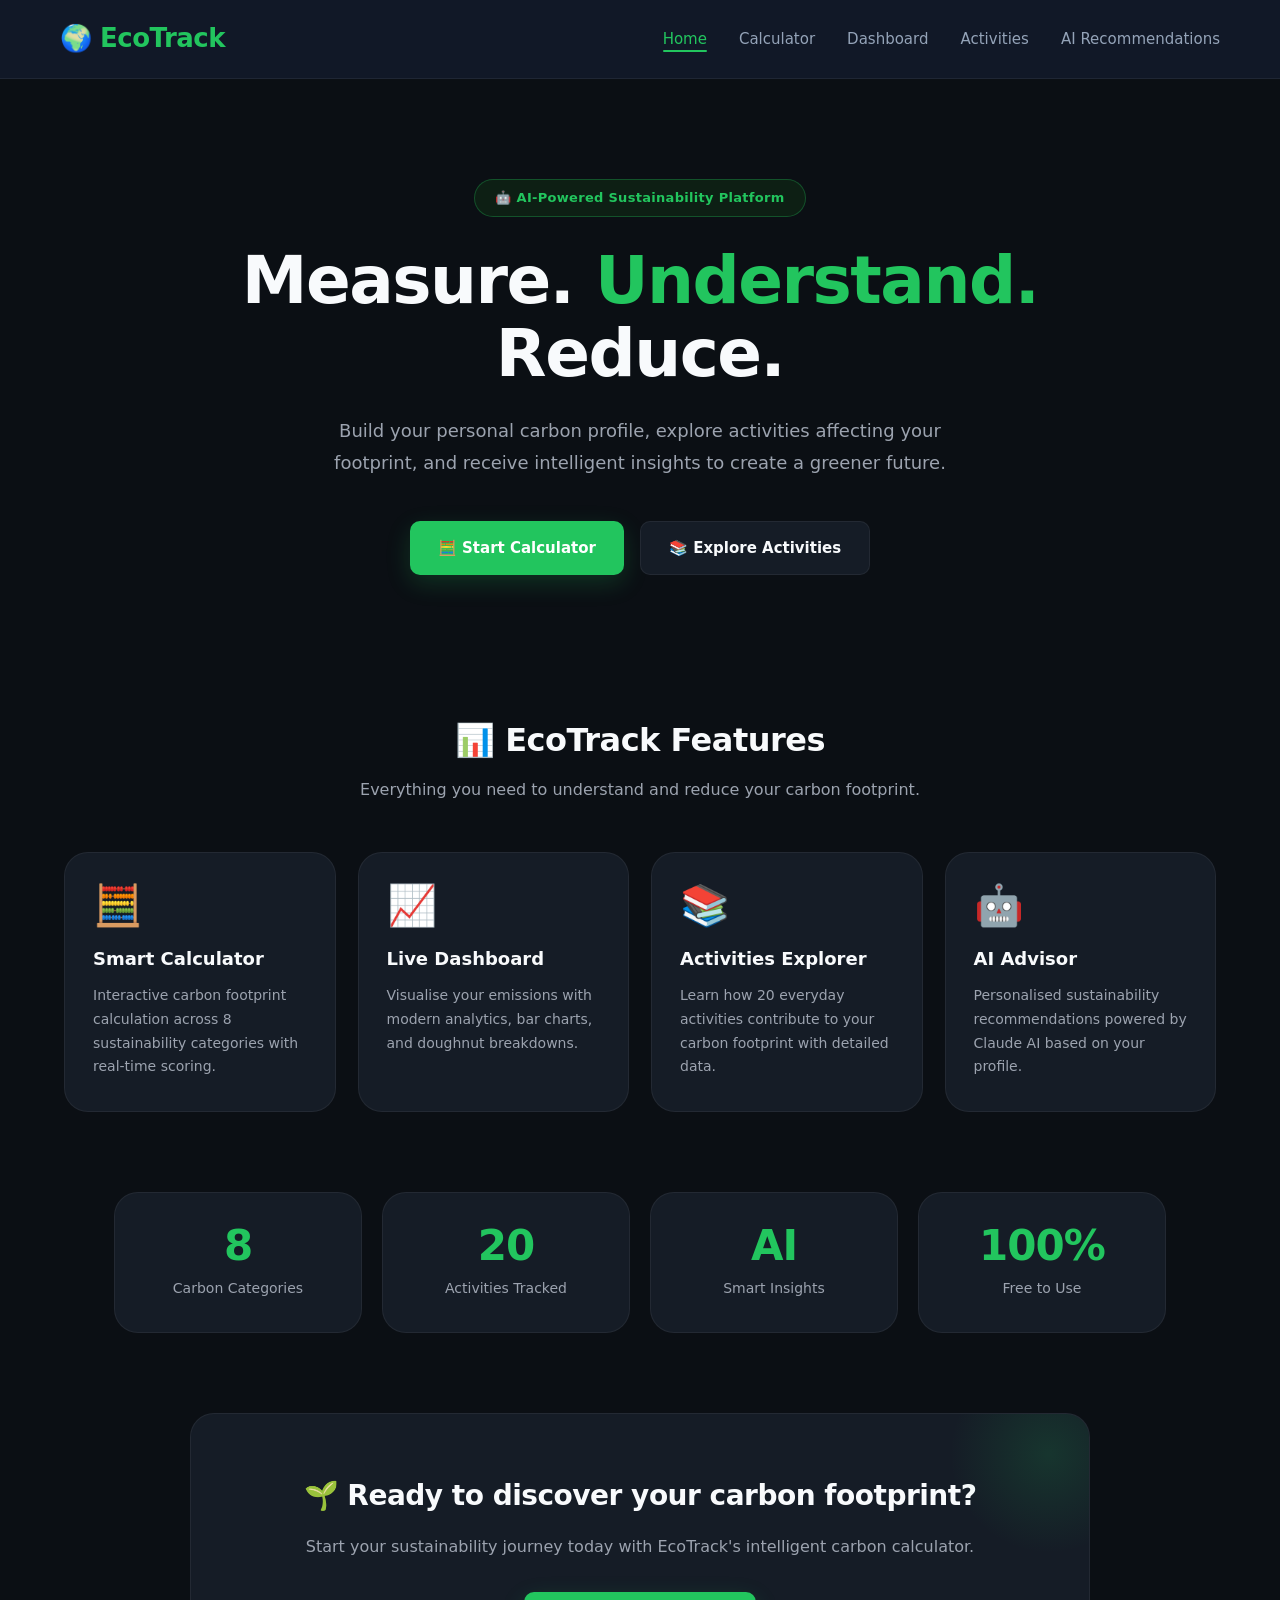
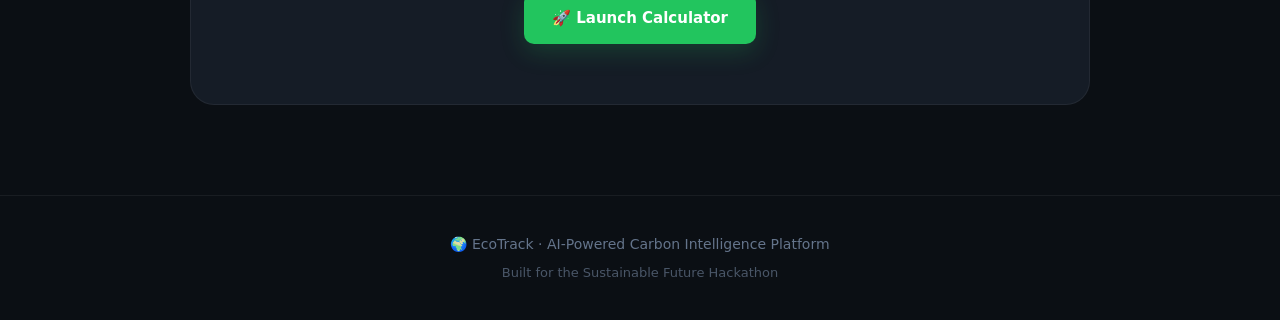
<file: index.html>
<!DOCTYPE html>
<html lang="en">
<head>
  <meta charset="UTF-8" />
  <meta name="viewport" content="width=device-width, initial-scale=1.0"/>
  <meta name="description" content="EcoTrack — AI-powered carbon footprint tracker. Measure, understand, and reduce your environmental impact."/>
  <title>EcoTrack — Carbon Intelligence Platform</title>
  <link rel="stylesheet" href="css/home.css">
</head>
<body>

<a href="#main-content" class="skip-link">Skip to main content</a>

<nav class="navbar" role="navigation" aria-label="Main navigation">
  <div class="logo" aria-label="EcoTrack home">🌍 <span>EcoTrack</span></div>
  <button class="nav-toggle" id="navToggle"
          aria-label="Toggle navigation menu"
          aria-expanded="false"
          aria-controls="navMenu">☰</button>
  <ul class="nav-links" id="navMenu" role="list">
    <li role="listitem"><a class="active" href="index.html" aria-current="page">Home</a></li>
    <li role="listitem"><a href="calculator.html">Calculator</a></li>
    <li role="listitem"><a href="dashboard.html">Dashboard</a></li>
    <li role="listitem"><a href="activities.html">Activities</a></li>
    <li role="listitem"><a href="recommendation.html">AI Recommendations</a></li>
  </ul>
</nav>

<main id="main-content">

  <section class="hero" aria-labelledby="hero-heading">
    <div class="hero-badge" role="note">🤖 AI-Powered Sustainability Platform</div>
    <h1 id="hero-heading">Measure. <span>Understand.</span> Reduce.</h1>
    <p>Build your personal carbon profile, explore activities affecting your footprint,
       and receive intelligent insights to create a greener future.</p>
    <div class="hero-buttons">
      <a href="calculator.html" class="btn btn-primary"
         aria-label="Start the carbon footprint calculator">🧮 Start Calculator</a>
      <a href="activities.html" class="btn btn-secondary"
         aria-label="Explore carbon activities and their impact">📚 Explore Activities</a>
    </div>
  </section>

  <section class="features" aria-labelledby="features-heading">
    <div class="section-title">
      <h2 id="features-heading">📊 EcoTrack Features</h2>
      <p>Everything you need to understand and reduce your carbon footprint.</p>
    </div>
    <div class="feature-grid" role="list">

      <a href="calculator.html" class="feature-card" role="listitem"
         aria-label="Smart Calculator — interactive carbon footprint calculator">
        <div class="feature-icon" aria-hidden="true">🧮</div>
        <h3>Smart Calculator</h3>
        <p>Interactive carbon footprint calculation across 8 sustainability categories with real-time scoring.</p>
      </a>

      <a href="dashboard.html" class="feature-card" role="listitem"
         aria-label="Live Dashboard — visualise your emissions with analytics">
        <div class="feature-icon" aria-hidden="true">📈</div>
        <h3>Live Dashboard</h3>
        <p>Visualise your emissions with modern analytics, bar charts, and doughnut breakdowns.</p>
      </a>

      <a href="activities.html" class="feature-card" role="listitem"
         aria-label="Activities Explorer — learn how 20 everyday activities affect your footprint">
        <div class="feature-icon" aria-hidden="true">📚</div>
        <h3>Activities Explorer</h3>
        <p>Learn how 20 everyday activities contribute to your carbon footprint with detailed data.</p>
      </a>

      <a href="recommendation.html" class="feature-card" role="listitem"
         aria-label="AI Advisor — personalised sustainability recommendations">
        <div class="feature-icon" aria-hidden="true">🤖</div>
        <h3>AI Advisor</h3>
        <p>Personalised sustainability recommendations powered by Claude AI based on your profile.</p>
      </a>

    </div>
  </section>

  <section class="stats" aria-labelledby="stats-heading">
    <h2 id="stats-heading" class="sr-only">Platform Statistics</h2>
    <div class="stat-card">
      <h3>8</h3><p>Carbon Categories</p>
    </div>
    <div class="stat-card">
      <h3>20</h3><p>Activities Tracked</p>
    </div>
    <div class="stat-card">
      <h3>AI</h3><p>Smart Insights</p>
    </div>
    <div class="stat-card">
      <h3>100%</h3><p>Free to Use</p>
    </div>
  </section>

  <section class="cta-banner" aria-labelledby="cta-heading">
    <h2 id="cta-heading">🌱 Ready to discover your carbon footprint?</h2>
    <p>Start your sustainability journey today with EcoTrack's intelligent carbon calculator.</p>
    <a href="calculator.html" class="btn btn-primary"
       aria-label="Launch the EcoTrack carbon calculator">🚀 Launch Calculator</a>
  </section>

</main>

<footer class="footer" role="contentinfo">
  <p>🌍 EcoTrack · AI-Powered Carbon Intelligence Platform</p>
  <span>Built for the Sustainable Future Hackathon</span>
</footer>

<script>
  document.getElementById("navToggle")?.addEventListener("click", function () {
    const menu = document.getElementById("navMenu");
    if (!menu) return;
    const open = menu.classList.toggle("open");
    this.setAttribute("aria-expanded", String(open));
  });
</script>

</body>
</html>
</file>
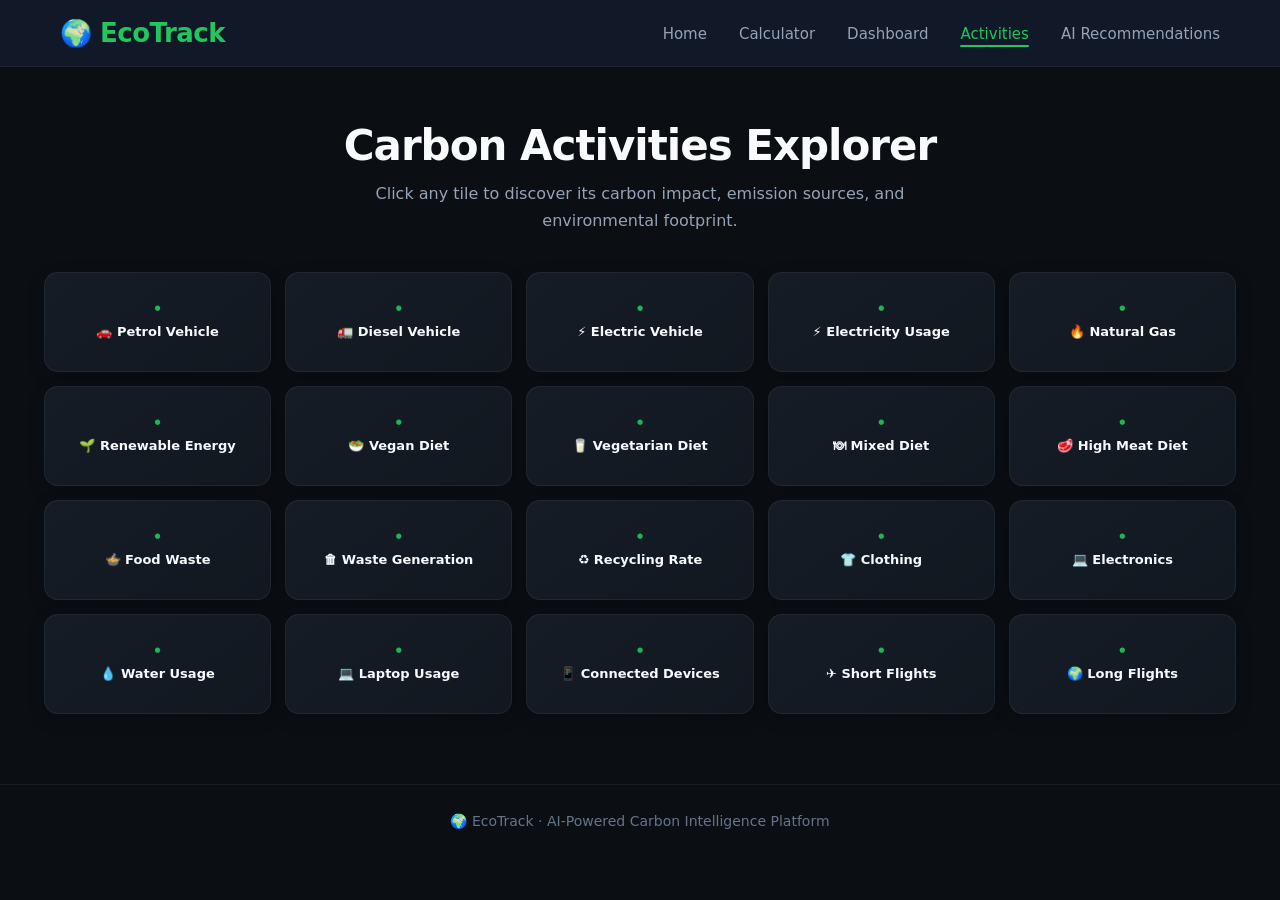
<file: activities.html>
<!DOCTYPE html>
<html lang="en">
<head>
  <meta charset="UTF-8" />
  <meta name="viewport" content="width=device-width, initial-scale=1.0"/>
  <meta name="description" content="EcoTrack Activities Explorer — learn how 20 everyday activities affect your carbon footprint."/>
  <title>EcoTrack — Activities Explorer</title>
  <link rel="stylesheet" href="css/activities.css">
</head>
<body>

<a href="#main-content" class="skip-link">Skip to main content</a>

<nav class="navbar" role="navigation" aria-label="Main navigation">
  <div class="logo" aria-label="EcoTrack home">🌍 <span>EcoTrack</span></div>
  <button class="nav-toggle" id="navToggle"
          aria-label="Toggle navigation menu"
          aria-expanded="false"
          aria-controls="navMenu">☰</button>
  <ul class="nav-links" id="navMenu" role="list">
    <li role="listitem"><a href="index.html">Home</a></li>
    <li role="listitem"><a href="calculator.html">Calculator</a></li>
    <li role="listitem"><a href="dashboard.html">Dashboard</a></li>
    <li role="listitem"><a class="active" href="activities.html" aria-current="page">Activities</a></li>
    <li role="listitem"><a href="recommendation.html">AI Recommendations</a></li>
  </ul>
</nav>

<main id="main-content">
  <div class="container">
    <h1>Carbon Activities Explorer</h1>
    <p class="subtitle">
      Click any tile to discover its carbon impact, emission sources, and environmental footprint.
    </p>

    <div class="activity-grid" role="list" aria-label="Carbon activity tiles — click to learn more">
      <div class="activity-tile" data-category="petrol"               role="listitem"><div class="activity-front">🚗 Petrol Vehicle</div></div>
      <div class="activity-tile" data-category="diesel"               role="listitem"><div class="activity-front">🚛 Diesel Vehicle</div></div>
      <div class="activity-tile" data-category="electric"             role="listitem"><div class="activity-front">⚡ Electric Vehicle</div></div>
      <div class="activity-tile" data-category="electricityUsage"     role="listitem"><div class="activity-front">⚡ Electricity Usage</div></div>
      <div class="activity-tile" data-category="naturalGasUsage"      role="listitem"><div class="activity-front">🔥 Natural Gas</div></div>
      <div class="activity-tile" data-category="renewableEnergy"      role="listitem"><div class="activity-front">🌱 Renewable Energy</div></div>
      <div class="activity-tile" data-category="vegan"                role="listitem"><div class="activity-front">🥗 Vegan Diet</div></div>
      <div class="activity-tile" data-category="vegetarian"           role="listitem"><div class="activity-front">🥛 Vegetarian Diet</div></div>
      <div class="activity-tile" data-category="mixed"                role="listitem"><div class="activity-front">🍽 Mixed Diet</div></div>
      <div class="activity-tile" data-category="highMeat"             role="listitem"><div class="activity-front">🥩 High Meat Diet</div></div>
      <div class="activity-tile" data-category="foodWaste"            role="listitem"><div class="activity-front">🍲 Food Waste</div></div>
      <div class="activity-tile" data-category="wasteGenerated"       role="listitem"><div class="activity-front">🗑 Waste Generation</div></div>
      <div class="activity-tile" data-category="recyclingRate"        role="listitem"><div class="activity-front">♻ Recycling Rate</div></div>
      <div class="activity-tile" data-category="clothingPurchases"    role="listitem"><div class="activity-front">👕 Clothing</div></div>
      <div class="activity-tile" data-category="electronicsPurchases" role="listitem"><div class="activity-front">💻 Electronics</div></div>
      <div class="activity-tile" data-category="waterUsage"           role="listitem"><div class="activity-front">💧 Water Usage</div></div>
      <div class="activity-tile" data-category="laptopHours"          role="listitem"><div class="activity-front">💻 Laptop Usage</div></div>
      <div class="activity-tile" data-category="deviceCount"          role="listitem"><div class="activity-front">📱 Connected Devices</div></div>
      <div class="activity-tile" data-category="shortFlights"         role="listitem"><div class="activity-front">✈ Short Flights</div></div>
      <div class="activity-tile" data-category="longFlights"          role="listitem"><div class="activity-front">🌍 Long Flights</div></div>
    </div>

  </div>
</main>

<footer class="footer" role="contentinfo">
  <p>🌍 EcoTrack · AI-Powered Carbon Intelligence Platform</p>
</footer>

<script src="js/utils.js"></script>
<script src="js/activities.js"></script>
</body>
</html>
</file>
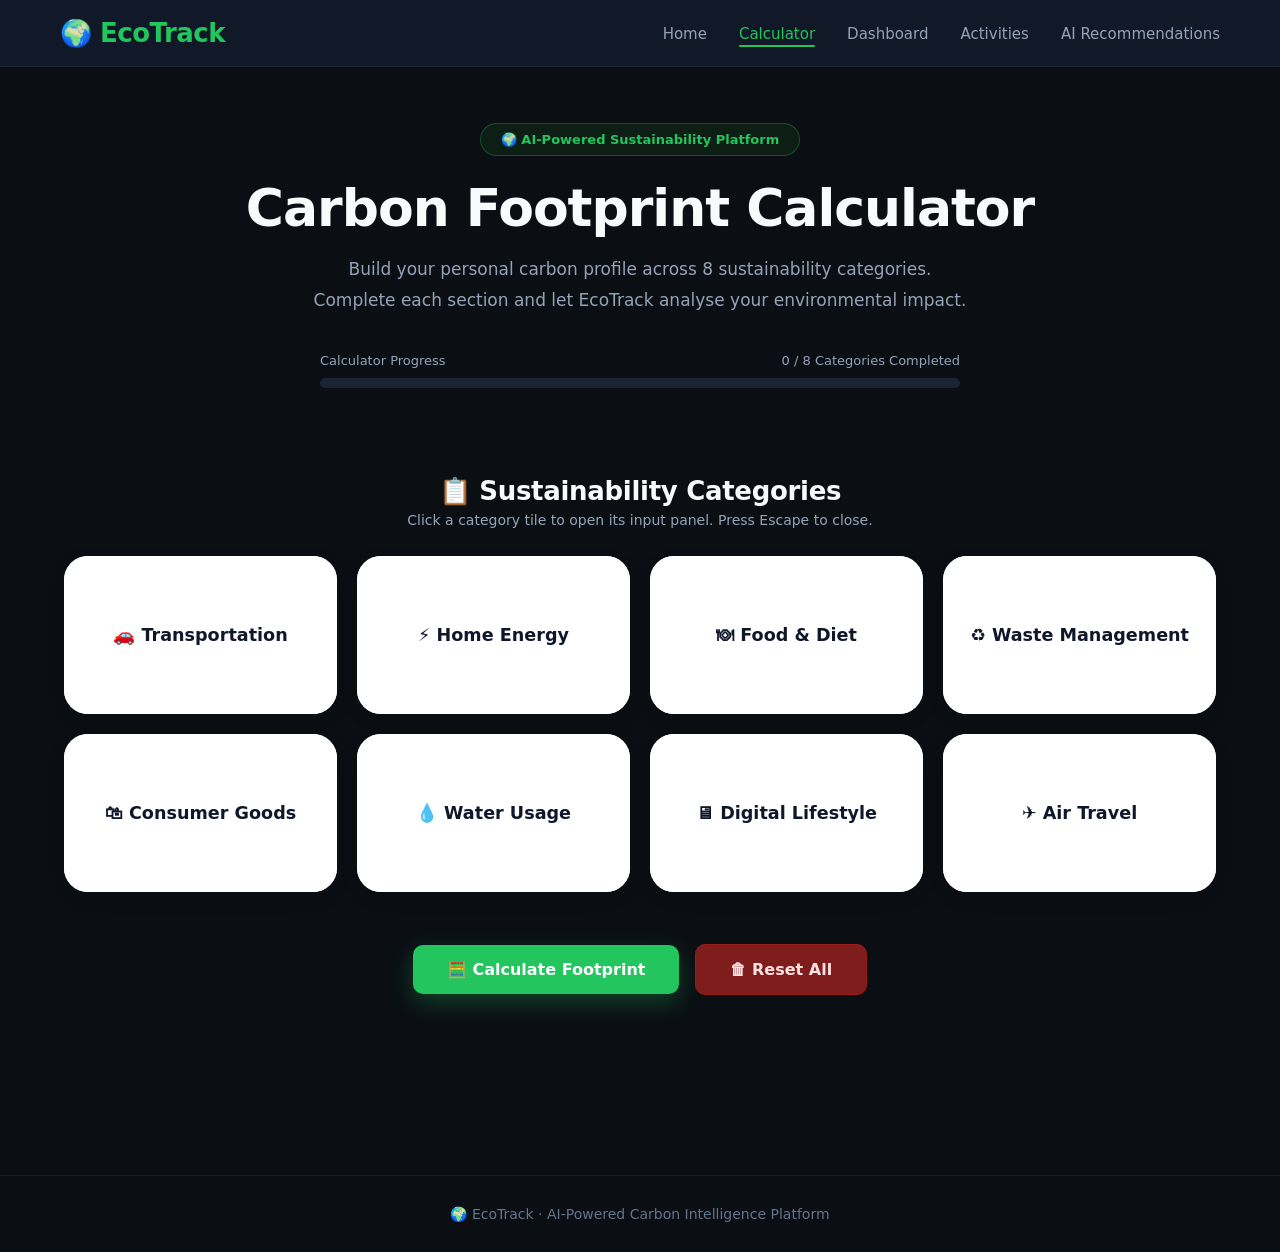
<file: calculator.html>
<!DOCTYPE html>
<html lang="en">
<head>
  <meta charset="UTF-8" />
  <meta name="viewport" content="width=device-width, initial-scale=1.0"/>
  <meta name="description" content="EcoTrack Carbon Footprint Calculator — track transport, energy, food, waste, and more across 8 categories."/>
  <title>EcoTrack — Calculator</title>
  <link rel="stylesheet" href="css/cal.css">
</head>
<body>

<a href="#main-content" class="skip-link">Skip to main content</a>

<nav class="navbar" role="navigation" aria-label="Main navigation">
  <div class="logo" aria-label="EcoTrack home">🌍 <span>EcoTrack</span></div>
  <button class="nav-toggle" id="navToggle" aria-label="Toggle navigation menu" aria-expanded="false" aria-controls="navMenu">☰</button>
  <ul class="nav-links" id="navMenu" role="list">
    <li role="listitem"><a href="index.html">Home</a></li>
    <li role="listitem"><a class="active" href="calculator.html" aria-current="page">Calculator</a></li>
    <li role="listitem"><a href="dashboard.html">Dashboard</a></li>
    <li role="listitem"><a href="activities.html">Activities</a></li>
    <li role="listitem"><a href="recommendation.html">AI Recommendations</a></li>
  </ul>
</nav>

<main id="main-content" class="container">

  <section class="calc-hero" aria-labelledby="calc-heading">
    <div class="calc-badge" role="note">🌍 AI-Powered Sustainability Platform</div>
    <h1 id="calc-heading">Carbon Footprint Calculator</h1>
    <p class="subtitle">
      Build your personal carbon profile across 8 sustainability categories.
      Complete each section and let EcoTrack analyse your environmental impact.
    </p>

    <div class="progress-wrapper"
         role="progressbar"
         aria-labelledby="progressText"
         aria-valuenow="0"
         aria-valuemin="0"
         aria-valuemax="100">
      <div class="progress-header">
        <span>Calculator Progress</span>
        <span id="progressText" aria-live="polite">0 / 8 Categories Completed</span>
      </div>
      <div class="progress-bar" aria-hidden="true">
        <div class="progress-fill" id="progressFill"></div>
      </div>
    </div>
  </section>

  <section class="calculator-section" aria-labelledby="categories-heading">
    <div class="section-header">
      <h2 id="categories-heading">📋 Sustainability Categories</h2>
      <p>Click a category tile to open its input panel. Press Escape to close.</p>
    </div>

    <div class="tiles-grid" role="list" aria-label="Carbon calculator categories">

      <div class="tile" data-category="transport"
           role="listitem" tabindex="0"
           aria-label="Transportation category — click to open">
        <div class="tile-front">
          <div class="tile-title">🚗 Transportation</div>
        </div>
        <div class="tile-back" aria-hidden="false">
          <div class="transport-form">
            <h2 id="transport-heading">🚗 Transportation</h2>
            <p class="form-sub">Monthly vehicle usage</p>

            <fieldset>
              <legend>Vehicle Type</legend>
              <div class="fuel-selector" role="group" aria-label="Select fuel type">
                <button type="button" class="fuel-pill" data-fuel="petrol"
                        aria-pressed="false">⛽ Petrol</button>
                <button type="button" class="fuel-pill" data-fuel="diesel"
                        aria-pressed="false">🚛 Diesel</button>
                <button type="button" class="fuel-pill" data-fuel="electric"
                        aria-pressed="false">⚡ Electric</button>
              </div>
            </fieldset>

            <label for="transportDistance">Distance (km / month)</label>
            <input type="number" id="transportDistance" name="transportDistance"
                   min="0" step="1" placeholder="e.g. 1200"
                   aria-describedby="dist-hint"/>
            <small id="dist-hint">Total kilometres driven per month</small>

            <label for="transportEfficiency">Efficiency (km/L or km/kWh)</label>
            <input type="number" id="transportEfficiency" name="transportEfficiency"
                   min="0.1" step="0.1" placeholder="e.g. 15"
                   aria-describedby="eff-hint"/>
            <small id="eff-hint">Fuel efficiency of your vehicle</small>

            <div class="actions">
              <button type="button" class="ok-btn transport-save"
                      aria-label="Save transportation data">✓ Save</button>
              <button type="button" class="clear-btn transport-clear"
                      aria-label="Clear transportation data">✕ Clear</button>
            </div>
          </div>
        </div>
      </div>

      <div class="tile" data-category="energy"
           role="listitem" tabindex="0"
           aria-label="Home energy category — click to open">
        <div class="tile-front">
          <div class="tile-title">⚡ Home Energy</div>
        </div>
        <div class="tile-back">
          <div class="tile-form" aria-labelledby="energy-heading">
            <h2 id="energy-heading">⚡ Home Energy</h2>
            <p class="form-sub">Monthly household energy usage</p>

            <label for="electricityUsage">Electricity Usage (kWh / month)</label>
            <input type="number" id="electricityUsage" name="electricityUsage"
                   min="0" placeholder="e.g. 450"/>

            <label for="naturalGasUsage">Natural Gas (m³ / month)</label>
            <input type="number" id="naturalGasUsage" name="naturalGasUsage"
                   min="0" placeholder="e.g. 25"/>

            <label for="renewableEnergy">Renewable Energy Share (%)</label>
            <input type="number" id="renewableEnergy" name="renewableEnergy"
                   min="0" max="100" placeholder="0 – 100"/>

            <div class="actions">
              <button type="button" class="ok-btn" aria-label="Save home energy data">✓ Save</button>
              <button type="button" class="clear-btn" aria-label="Clear home energy data">✕ Clear</button>
            </div>
          </div>
        </div>
      </div>

      <div class="tile" data-category="food"
           role="listitem" tabindex="0"
           aria-label="Food and diet category — click to open">
        <div class="tile-front">
          <div class="tile-title">🍽 Food & Diet</div>
        </div>
        <div class="tile-back">
          <div class="tile-form" aria-labelledby="food-heading">
            <h2 id="food-heading">🍽 Food & Diet</h2>
            <p class="form-sub">Your dietary carbon profile</p>

            <label for="dietType">Diet Type</label>
            <select id="dietType" name="dietType" aria-label="Select your diet type">
              <option value="">— Select Diet —</option>
              <option value="Vegan">🥗 Vegan</option>
              <option value="Vegetarian">🥛 Vegetarian</option>
              <option value="Mixed">🍽 Mixed</option>
              <option value="High Meat">🥩 High Meat</option>
            </select>

            <label for="foodWaste">Food Waste (kg / month)</label>
            <input type="number" id="foodWaste" name="foodWaste"
                   min="0" placeholder="e.g. 5"/>

            <div class="actions">
              <button type="button" class="ok-btn" aria-label="Save food and diet data">✓ Save</button>
              <button type="button" class="clear-btn" aria-label="Clear food and diet data">✕ Clear</button>
            </div>
          </div>
        </div>
      </div>

      <div class="tile" data-category="waste"
           role="listitem" tabindex="0"
           aria-label="Waste management category — click to open">
        <div class="tile-front">
          <div class="tile-title">♻ Waste Management</div>
        </div>
        <div class="tile-back">
          <div class="tile-form" aria-labelledby="waste-heading">
            <h2 id="waste-heading">♻ Waste Management</h2>
            <p class="form-sub">Monthly waste and recycling</p>

            <label for="wasteGenerated">Waste Generated (kg / month)</label>
            <input type="number" id="wasteGenerated" name="wasteGenerated"
                   min="0" placeholder="e.g. 20"/>

            <label for="recyclingRate">Recycling Rate (0 – 100 %)</label>
            <input type="number" id="recyclingRate" name="recyclingRate"
                   min="0" max="100" placeholder="e.g. 50"
                   aria-describedby="recycling-hint"/>
            <small id="recycling-hint">Percentage of your waste that is recycled</small>

            <div class="actions">
              <button type="button" class="ok-btn" aria-label="Save waste management data">✓ Save</button>
              <button type="button" class="clear-btn" aria-label="Clear waste management data">✕ Clear</button>
            </div>
          </div>
        </div>
      </div>

      <div class="tile" data-category="goods"
           role="listitem" tabindex="0"
           aria-label="Consumer goods category — click to open">
        <div class="tile-front">
          <div class="tile-title">🛍 Consumer Goods</div>
        </div>
        <div class="tile-back">
          <div class="tile-form" aria-labelledby="goods-heading">
            <h2 id="goods-heading">🛍 Consumer Goods</h2>
            <p class="form-sub">Clothing and electronics purchases</p>

            <label for="clothingPurchases">Clothing Items Bought (per month)</label>
            <input type="number" id="clothingPurchases" name="clothingPurchases"
                   min="0" placeholder="e.g. 3"/>

            <label for="electronicsPurchases">Electronics Purchased (per year)</label>
            <input type="number" id="electronicsPurchases" name="electronicsPurchases"
                   min="0" placeholder="e.g. 2"/>

            <div class="actions">
              <button type="button" class="ok-btn" aria-label="Save consumer goods data">✓ Save</button>
              <button type="button" class="clear-btn" aria-label="Clear consumer goods data">✕ Clear</button>
            </div>
          </div>
        </div>
      </div>

      <div class="tile" data-category="water"
           role="listitem" tabindex="0"
           aria-label="Water usage category — click to open">
        <div class="tile-front">
          <div class="tile-title">💧 Water Usage</div>
        </div>
        <div class="tile-back">
          <div class="tile-form" aria-labelledby="water-heading">
            <h2 id="water-heading">💧 Water Usage</h2>
            <p class="form-sub">Monthly household water consumption</p>

            <label for="waterUsage">Water Consumption (litres / month)</label>
            <input type="number" id="waterUsage" name="waterUsage"
                   min="0" placeholder="e.g. 6000"/>

            <div class="actions">
              <button type="button" class="ok-btn" aria-label="Save water usage data">✓ Save</button>
              <button type="button" class="clear-btn" aria-label="Clear water usage data">✕ Clear</button>
            </div>
          </div>
        </div>
      </div>

      <div class="tile" data-category="technology"
           role="listitem" tabindex="0"
           aria-label="Digital lifestyle category — click to open">
        <div class="tile-front">
          <div class="tile-title">🖥 Digital Lifestyle</div>
        </div>
        <div class="tile-back">
          <div class="tile-form" aria-labelledby="tech-heading">
            <h2 id="tech-heading">🖥 Digital Lifestyle</h2>
            <p class="form-sub">Screen time and connected devices</p>

            <label for="laptopHours">Laptop Usage (hours / day)</label>
            <input type="number" id="laptopHours" name="laptopHours"
                   min="0" max="24" step="0.5" placeholder="e.g. 8"/>

            <label for="deviceCount">Connected Devices (total count)</label>
            <input type="number" id="deviceCount" name="deviceCount"
                   min="0" placeholder="e.g. 5"/>

            <div class="actions">
              <button type="button" class="ok-btn" aria-label="Save digital lifestyle data">✓ Save</button>
              <button type="button" class="clear-btn" aria-label="Clear digital lifestyle data">✕ Clear</button>
            </div>
          </div>
        </div>
      </div>

      <div class="tile" data-category="aviation"
           role="listitem" tabindex="0"
           aria-label="Air travel category — click to open">
        <div class="tile-front">
          <div class="tile-title">✈ Air Travel</div>
        </div>
        <div class="tile-back">
          <div class="tile-form" aria-labelledby="aviation-heading">
            <h2 id="aviation-heading">✈ Air Travel</h2>
            <p class="form-sub">Annual flights taken</p>

            <label for="shortFlights">Short-Haul Flights per year (&lt; 6 hrs)</label>
            <input type="number" id="shortFlights" name="shortFlights"
                   min="0" placeholder="e.g. 4"/>

            <label for="longFlights">Long-Haul Flights per year (&gt; 6 hrs)</label>
            <input type="number" id="longFlights" name="longFlights"
                   min="0" placeholder="e.g. 2"/>

            <div class="actions">
              <button type="button" class="ok-btn" aria-label="Save air travel data">✓ Save</button>
              <button type="button" class="clear-btn" aria-label="Clear air travel data">✕ Clear</button>
            </div>
          </div>
        </div>
      </div>

    </div>
  </section>

  <section class="action-section" aria-label="Calculator actions">
    <div class="action-panel">
      <button id="calculateBtn" class="action-btn primary-btn"
              aria-label="Calculate your total carbon footprint">
        🧮 Calculate Footprint
      </button>
      <button id="dashboardBtn" class="action-btn secondary-btn hidden"
              aria-label="Open dashboard to see your results">
        📊 Open Dashboard
      </button>
      <button id="resetBtn" class="action-btn danger-btn"
              aria-label="Reset all calculator data">
        🗑 Reset All
      </button>
    </div>
  </section>

  <section class="results-section" aria-live="polite" aria-label="Calculation results">
    <div id="results" class="results-box hidden"></div>
  </section>

</main>

<footer class="footer" role="contentinfo">
  <p>🌍 EcoTrack · AI-Powered Carbon Intelligence Platform</p>
</footer>

<script src="js/utils.js"></script>
<script src="js/carbon-data.js"></script>
<script src="js/store.js"></script>
<script src="js/calculator.js"></script>
<script>
  document.getElementById("navToggle")?.addEventListener("click", function () {
    const menu = document.getElementById("navMenu");
    if (!menu) return;
    const open = menu.classList.toggle("open");
    this.setAttribute("aria-expanded", String(open));
  });
</script>
</body>
</html>
</file>
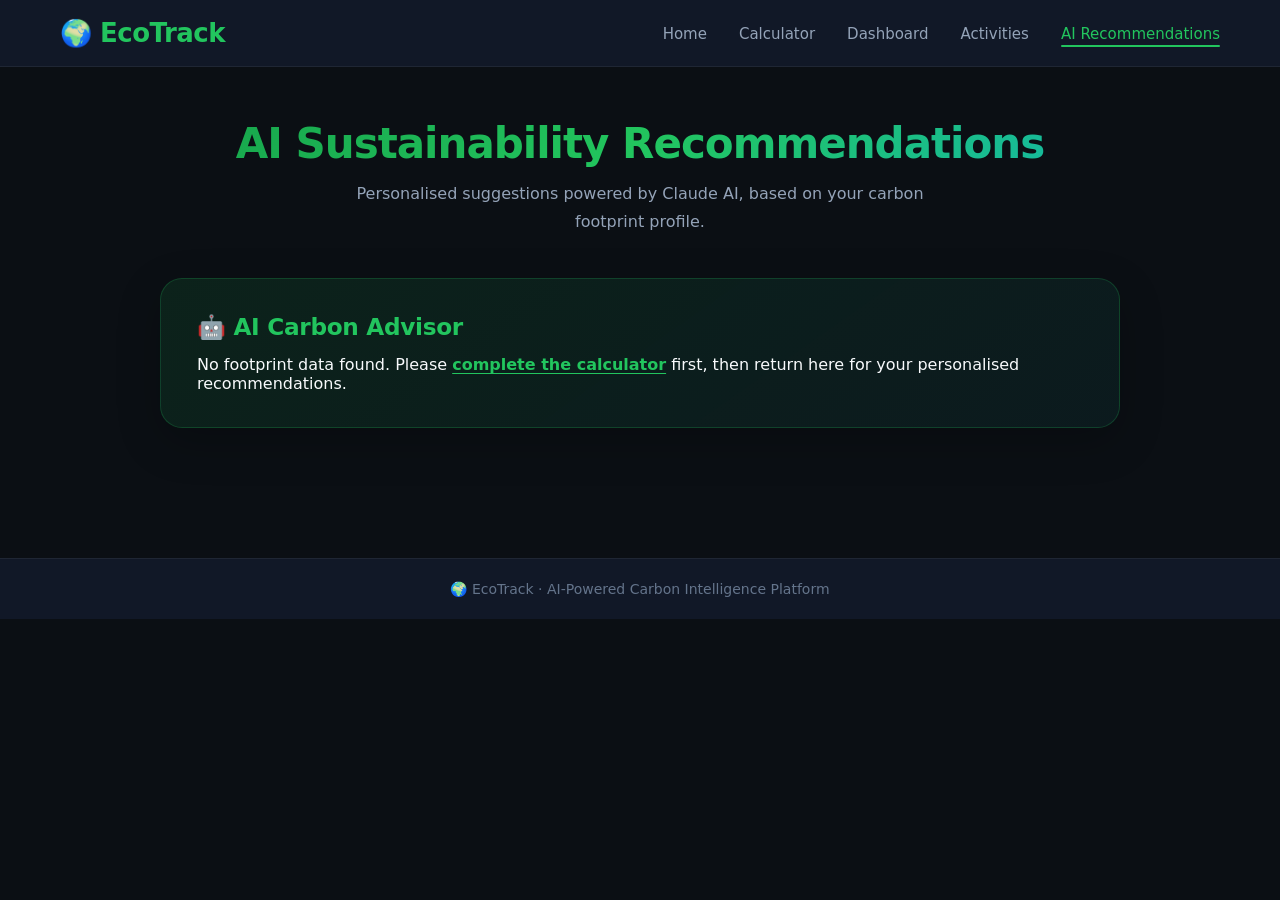
<file: recommendation.html>
<!DOCTYPE html>
<html lang="en">
<head>
  <meta charset="UTF-8" />
  <meta name="viewport" content="width=device-width, initial-scale=1.0"/>
  <meta name="description" content="EcoTrack AI Recommendations — personalised sustainability advice based on your carbon footprint profile."/>
  <title>EcoTrack — AI Recommendations</title>
  <link rel="stylesheet" href="css/recommendation.css">
</head>
<body>

<a href="#main-content" class="skip-link">Skip to main content</a>

<nav class="navbar" role="navigation" aria-label="Main navigation">
  <div class="logo" aria-label="EcoTrack home">🌍 <span>EcoTrack</span></div>
  <button class="nav-toggle" id="navToggle"
          aria-label="Toggle navigation menu"
          aria-expanded="false"
          aria-controls="navMenu">☰</button>
  <ul class="nav-links" id="navMenu" role="list">
    <li role="listitem"><a href="index.html">Home</a></li>
    <li role="listitem"><a href="calculator.html">Calculator</a></li>
    <li role="listitem"><a href="dashboard.html">Dashboard</a></li>
    <li role="listitem"><a href="activities.html">Activities</a></li>
    <li role="listitem"><a class="active" href="recommendation.html" aria-current="page">AI Recommendations</a></li>
  </ul>
</nav>

<main id="main-content" class="container">

  <header class="page-header" aria-labelledby="page-heading">
    <h1 id="page-heading">AI Sustainability Recommendations</h1>
    <p>Personalised suggestions powered by Claude AI, based on your carbon footprint profile.</p>
  </header>

  <div id="ai-output"
       class="ai-box"
       role="region"
       aria-live="polite"
       aria-label="AI recommendations output"></div>

</main>

<footer role="contentinfo">
  <p>🌍 EcoTrack · AI-Powered Carbon Intelligence Platform</p>
</footer>

<script src="js/utils.js"></script>
<script src="js/carbon-data.js"></script>
<script src="js/store.js"></script>
<script src="js/recommendation.js"></script>
</body>
</html>
</file>
<file: css/home.css>
*, *::before, *::after {
  margin: 0;
  padding: 0;
  box-sizing: border-box;
}

:root {
  --green:         #22c55e;
  --green-dark:    #16a34a;
  --green-deep:    #15803d;
  --green-glow:    rgba(34, 197, 94, 0.15);
  --green-border:  rgba(34, 197, 94, 0.3);

  --bg:            #0b0f14;
  --surface:       #111827;
  --surface-2:     #151c26;
  --surface-3:     #1a2332;

  --text:          #f8fafc;
  --text-muted:    #94a3b8;
  --text-sub:      #9ca3af;
  --text-dim:      #64748b;

  --border:        rgba(255, 255, 255, 0.06);
  --border-hover:  rgba(34, 197, 94, 0.35);

  --radius-sm:     10px;
  --radius:        16px;
  --radius-lg:     24px;

  --shadow-sm:     0 4px 12px rgba(0, 0, 0, 0.2);
  --shadow:        0 8px 24px rgba(0, 0, 0, 0.3);
  --shadow-green:  0 8px 24px rgba(34, 197, 94, 0.2);

  --transition:    0.25s ease;
  --transition-lg: 0.35s ease;
}


html {
  scroll-behavior: smooth;
  -webkit-text-size-adjust: 100%;
}

body {
  background: var(--bg);
  color: var(--text);
  font-family: Inter, system-ui, -apple-system, Arial, sans-serif;
  line-height: 1.6;
  -webkit-font-smoothing: antialiased;
  -moz-osx-font-smoothing: grayscale;
}


.skip-link {
  position: absolute;
  top: -100%;
  left: 20px;
  background: var(--green);
  color: #fff;
  padding: 10px 20px;
  border-radius: var(--radius-sm);
  font-weight: 700;
  font-size: 14px;
  z-index: 9999;
  text-decoration: none;
  transition: top 0.2s ease;
}
.skip-link:focus {
  top: 10px;
}


.sr-only {
  position: absolute;
  width: 1px;
  height: 1px;
  padding: 0;
  margin: -1px;
  overflow: hidden;
  clip: rect(0, 0, 0, 0);
  white-space: nowrap;
  border: 0;
}


.navbar {
  display: flex;
  justify-content: space-between;
  align-items: center;
  padding: 18px 60px;
  background: var(--surface);
  border-bottom: 1px solid var(--border);
  position: sticky;
  top: 0;
  z-index: 200;
  backdrop-filter: blur(10px);
}

.logo {
  font-size: 26px;
  font-weight: 800;
  color: var(--text);
  text-decoration: none;
  letter-spacing: -0.5px;
  user-select: none;
}
.logo span {
  color: var(--green);
}

.nav-links {
  display: flex;
  list-style: none;
  gap: 32px;
  align-items: center;
}
.nav-links a {
  text-decoration: none;
  color: var(--text-muted);
  font-weight: 500;
  font-size: 15px;
  transition: color var(--transition);
  position: relative;
  padding-bottom: 2px;
}
.nav-links a::after {
  content: "";
  position: absolute;
  left: 0;
  bottom: -2px;
  width: 0;
  height: 2px;
  background: var(--green);
  border-radius: 2px;
  transition: width var(--transition);
}
.nav-links a:hover,
.nav-links a.active {
  color: var(--green);
}
.nav-links a:hover::after,
.nav-links a.active::after {
  width: 100%;
}
.nav-links a:focus-visible {
  outline: 2px solid var(--green);
  outline-offset: 4px;
  border-radius: 4px;
}

.nav-toggle {
  display: none;
  background: none;
  border: 1px solid var(--border);
  color: var(--text);
  font-size: 20px;
  padding: 6px 13px;
  border-radius: 8px;
  cursor: pointer;
  transition: border-color var(--transition), background var(--transition);
}
.nav-toggle:hover {
  background: var(--surface-2);
  border-color: var(--border-hover);
}
.nav-toggle:focus-visible {
  outline: 2px solid var(--green);
  outline-offset: 3px;
}


.hero {
  max-width: 860px;
  margin: 0 auto;
  padding: 100px 24px 80px;
  text-align: center;
}

.hero-badge {
  display: inline-block;
  padding: 8px 20px;
  background: #0d1f14;
  border: 1px solid var(--green-border);
  border-radius: 30px;
  color: var(--green);
  font-size: 13px;
  font-weight: 600;
  letter-spacing: 0.3px;
  margin-bottom: 28px;
}

.hero h1 {
  font-size: clamp(36px, 6vw, 66px);
  font-weight: 800;
  line-height: 1.1;
  margin-bottom: 24px;
  letter-spacing: -1.5px;
  color: var(--text);
}
.hero h1 span {
  color: var(--green);
}

.hero > p {
  max-width: 620px;
  margin: 0 auto 42px;
  color: var(--text-sub);
  font-size: 18px;
  line-height: 1.8;
}

.hero-buttons {
  display: flex;
  justify-content: center;
  gap: 16px;
  flex-wrap: wrap;
}


.btn {
  display: inline-flex;
  align-items: center;
  gap: 8px;
  padding: 14px 28px;
  border-radius: var(--radius-sm);
  font-weight: 700;
  font-size: 15px;
  text-decoration: none;
  cursor: pointer;
  border: none;
  transition:
    background var(--transition),
    transform var(--transition),
    box-shadow var(--transition);
}
.btn:focus-visible {
  outline: 2px solid var(--green);
  outline-offset: 3px;
}

.btn-primary {
  background: var(--green);
  color: #fff;
  box-shadow: var(--shadow-green);
}
.btn-primary:hover {
  background: var(--green-dark);
  transform: translateY(-3px);
  box-shadow: 0 12px 32px rgba(34, 197, 94, 0.35);
}

.btn-secondary {
  background: var(--surface-2);
  color: var(--text);
  border: 1px solid var(--border);
}
.btn-secondary:hover {
  background: var(--surface-3);
  transform: translateY(-3px);
  border-color: var(--border-hover);
}


.features {
  max-width: 1200px;
  margin: 60px auto 80px;
  padding: 0 24px;
}

.section-title {
  text-align: center;
  margin-bottom: 50px;
}
.section-title h2 {
  font-size: clamp(22px, 3vw, 32px);
  font-weight: 800;
  margin-bottom: 10px;
  letter-spacing: -0.5px;
}
.section-title p {
  color: var(--text-sub);
  font-size: 16px;
}

.feature-grid {
  display: grid;
  grid-template-columns: repeat(auto-fit, minmax(240px, 1fr));
  gap: 22px;
}

.feature-card {
  background: var(--surface-2);
  padding: 32px 28px;
  border-radius: var(--radius-lg);
  border: 1px solid var(--border);
  text-decoration: none;
  color: var(--text);
  transition:
    transform var(--transition),
    border-color var(--transition),
    box-shadow var(--transition),
    background var(--transition);
  position: relative;
  overflow: hidden;
}
.feature-card::before {
  content: "";
  position: absolute;
  inset: 0;
  background: radial-gradient(
    circle at top left,
    var(--green-glow) 0%,
    transparent 70%
  );
  opacity: 0;
  transition: opacity var(--transition-lg);
}
.feature-card:hover {
  transform: translateY(-8px);
  border-color: var(--border-hover);
  box-shadow: 0 16px 40px rgba(34, 197, 94, 0.12);
}
.feature-card:hover::before {
  opacity: 1;
}
.feature-card:focus-visible {
  outline: 2px solid var(--green);
  outline-offset: 4px;
}

.feature-icon {
  font-size: 40px;
  margin-bottom: 20px;
  display: block;
  line-height: 1;
}
.feature-card h3 {
  font-size: 18px;
  font-weight: 700;
  margin-bottom: 10px;
}
.feature-card p {
  color: var(--text-sub);
  line-height: 1.7;
  font-size: 14px;
}


.stats {
  max-width: 1100px;
  margin: 0 auto 80px;
  display: grid;
  grid-template-columns: repeat(4, 1fr);
  gap: 20px;
  padding: 0 24px;
}

.stat-card {
  background: var(--surface-2);
  padding: 32px 20px;
  border-radius: var(--radius-lg);
  text-align: center;
  border: 1px solid var(--border);
  transition: transform var(--transition), border-color var(--transition);
}
.stat-card:hover {
  transform: translateY(-4px);
  border-color: var(--border-hover);
}
.stat-card h3 {
  color: var(--green);
  font-size: 42px;
  font-weight: 800;
  letter-spacing: -1px;
  line-height: 1;
  margin-bottom: 10px;
}
.stat-card p {
  color: var(--text-sub);
  font-size: 14px;
  font-weight: 500;
}


.cta-banner {
  max-width: 900px;
  margin: 0 auto 90px;
  background: var(--surface-2);
  padding: 60px 48px;
  border-radius: var(--radius-lg);
  text-align: center;
  border: 1px solid var(--border);
  position: relative;
  overflow: hidden;
}
.cta-banner::before {
  content: "";
  position: absolute;
  top: -60px;
  right: -60px;
  width: 200px;
  height: 200px;
  border-radius: 50%;
  background: radial-gradient(circle, var(--green-glow) 0%, transparent 70%);
  pointer-events: none;
}
.cta-banner h2 {
  font-size: clamp(20px, 3vw, 28px);
  font-weight: 800;
  margin-bottom: 16px;
  letter-spacing: -0.5px;
}
.cta-banner > p {
  color: var(--text-sub);
  margin-bottom: 32px;
  font-size: 16px;
}


.footer {
  padding: 36px 24px;
  text-align: center;
  color: var(--text-dim);
  border-top: 1px solid var(--border);
  font-size: 14px;
  line-height: 1.8;
}
.footer span {
  display: block;
  margin-top: 4px;
  font-size: 13px;
  opacity: 0.7;
}


@media (max-width: 900px) {
  .navbar {
    padding: 16px 24px;
    position: relative;
  }

  .nav-toggle {
    display: block;
  }

  .nav-links {
    display: none;
    position: absolute;
    top: 100%;
    left: 0;
    right: 0;
    background: var(--surface);
    flex-direction: column;
    gap: 0;
    border-bottom: 1px solid var(--border);
    z-index: 199;
    padding: 8px 0;
  }
  .nav-links.open {
    display: flex;
  }
  .nav-links li {
    width: 100%;
  }
  .nav-links a {
    display: block;
    padding: 13px 24px;
    border-bottom: 1px solid var(--border);
  }
  .nav-links a::after {
    display: none;
  }

  .stats {
    grid-template-columns: repeat(2, 1fr);
  }

  .hero {
    padding: 70px 24px 60px;
  }
}


@media (max-width: 560px) {
  .hero {
    padding: 50px 20px 40px;
  }
  .hero > p {
    font-size: 16px;
  }
  .stats {
    grid-template-columns: 1fr 1fr;
  }
  .cta-banner {
    padding: 40px 24px;
  }
  .feature-grid {
    grid-template-columns: 1fr;
  }
}
</file>
<file: css/activities.css>
*, *::before, *::after {
  margin: 0;
  padding: 0;
  box-sizing: border-box;
}

:root {
  --green:         #22c55e;
  --green-dark:    #16a34a;
  --green-glow:    rgba(34, 197, 94, 0.12);
  --green-border:  rgba(34, 197, 94, 0.28);

  --bg:            #0b0f14;
  --surface:       #111827;
  --surface-2:     #151c26;
  --surface-modal: #111827;

  --text:          #f8fafc;
  --text-muted:    #94a3b8;
  --text-soft:     #cbd5e1;
  --text-dim:      #64748b;

  --border:        rgba(255, 255, 255, 0.06);
  --border-hover:  rgba(34, 197, 94, 0.3);

  --radius-sm:     10px;
  --radius:        14px;
  --radius-lg:     20px;

  --transition:    0.25s ease;
}

html { scroll-behavior: smooth; -webkit-text-size-adjust: 100%; }

body {
  background: var(--bg);
  color: var(--text);
  font-family: Inter, system-ui, -apple-system, Arial, sans-serif;
  -webkit-font-smoothing: antialiased;
  -moz-osx-font-smoothing: grayscale;
}


.skip-link {
  position: absolute;
  top: -100%;
  left: 20px;
  background: var(--green);
  color: #fff;
  padding: 10px 20px;
  border-radius: var(--radius-sm);
  font-weight: 700;
  font-size: 14px;
  z-index: 9999;
  text-decoration: none;
  transition: top 0.2s ease;
}
.skip-link:focus { top: 10px; }


.navbar {
  display: flex;
  justify-content: space-between;
  align-items: center;
  padding: 18px 60px;
  background: var(--surface);
  border-bottom: 1px solid var(--border);
  position: sticky;
  top: 0;
  z-index: 200;
  backdrop-filter: blur(10px);
}
.logo { font-size: 26px; font-weight: 800; color: var(--text); letter-spacing: -0.5px; }
.logo span { color: var(--green); }

.nav-links {
  display: flex;
  list-style: none;
  gap: 32px;
  align-items: center;
}
.nav-links a {
  text-decoration: none;
  color: var(--text-muted);
  font-weight: 500;
  font-size: 15px;
  transition: color var(--transition);
  position: relative;
  padding-bottom: 2px;
}
.nav-links a::after {
  content: "";
  position: absolute;
  left: 0; bottom: -2px;
  width: 0; height: 2px;
  background: var(--green);
  border-radius: 2px;
  transition: width var(--transition);
}
.nav-links a:hover, .nav-links a.active { color: var(--green); }
.nav-links a:hover::after, .nav-links a.active::after { width: 100%; }
.nav-links a:focus-visible { outline: 2px solid var(--green); outline-offset: 4px; border-radius: 4px; }

.nav-toggle {
  display: none;
  background: none;
  border: 1px solid var(--border);
  color: var(--text);
  font-size: 20px;
  padding: 6px 13px;
  border-radius: 8px;
  cursor: pointer;
}
.nav-toggle:focus-visible { outline: 2px solid var(--green); outline-offset: 3px; }


.container {
  max-width: 1240px;
  margin: 0 auto;
  padding: 54px 24px 70px;
  text-align: center;
}

.container h1 {
  font-size: clamp(24px, 4vw, 42px);
  font-weight: 800;
  margin-bottom: 10px;
  letter-spacing: -1px;
}

.subtitle {
  color: var(--text-muted);
  font-size: 16px;
  margin-bottom: 38px;
  max-width: 600px;
  margin-left: auto;
  margin-right: auto;
  line-height: 1.7;
}


.activity-grid {
  display: grid;
  grid-template-columns: repeat(5, 1fr);
  gap: 14px;
}


.activity-tile {
  background: linear-gradient(145deg, #151c26, #111820);
  border: 1px solid var(--border);
  border-radius: var(--radius);
  padding: 24px 16px;
  cursor: pointer;
  transition:
    transform var(--transition),
    box-shadow var(--transition),
    border-color var(--transition),
    background var(--transition);
  min-height: 100px;
  display: flex;
  align-items: center;
  justify-content: center;
  box-shadow: 0 5px 16px rgba(0, 0, 0, 0.28);
  position: relative;
  outline: none;
}
.activity-tile:hover {
  transform: translateY(-5px) scale(1.02);
  box-shadow: 0 14px 36px rgba(0, 0, 0, 0.44);
  border-color: var(--border-hover);
  background: linear-gradient(145deg, #1b2433, #121a26);
}
.activity-tile:focus-visible {
  outline: 2px solid var(--green);
  outline-offset: 3px;
}

.activity-front {
  font-size: 13px;
  font-weight: 700;
  color: var(--text);
  text-align: center;
  line-height: 1.5;
  position: relative;
  z-index: 1;
}
.activity-front::before {
  content: "●";
  display: block;
  color: var(--green);
  font-size: 7px;
  margin-bottom: 9px;
  opacity: 0.9;
}


.activity-modal {
  position: fixed;
  inset: 0;
  background: rgba(0, 0, 0, 0.78);
  display: flex;
  align-items: center;
  justify-content: center;
  z-index: 9999;
  backdrop-filter: blur(8px);
  padding: 20px;
}

.activity-content {
  position: relative;
  width: min(560px, 100%);
  background: var(--surface-modal);
  color: var(--text);
  padding: 34px 32px;
  border-radius: 22px;
  border: 1px solid rgba(255, 255, 255, 0.08);
  animation: modalPop 0.22s ease;
  box-shadow: 0 24px 70px rgba(0, 0, 0, 0.55);
  max-height: 90vh;
  overflow-y: auto;
}
@keyframes modalPop {
  from { transform: scale(0.88); opacity: 0; }
  to   { transform: scale(1);    opacity: 1; }
}

/* Scrollbar inside modal */
.activity-content::-webkit-scrollbar {
  width: 5px;
}
.activity-content::-webkit-scrollbar-track {
  background: transparent;
}
.activity-content::-webkit-scrollbar-thumb {
  background: rgba(255, 255, 255, 0.1);
  border-radius: 3px;
}


.activity-close {
  position: absolute;
  top: 16px;
  right: 16px;
  background: rgba(255, 255, 255, 0.07);
  border: 1px solid rgba(255, 255, 255, 0.1);
  color: var(--text);
  width: 32px;
  height: 32px;
  border-radius: 50%;
  display: flex;
  align-items: center;
  justify-content: center;
  cursor: pointer;
  font-size: 13px;
  font-weight: 700;
  transition: all var(--transition);
  font-family: inherit;
}
.activity-close:hover {
  background: rgba(239, 68, 68, 0.18);
  border-color: rgba(239, 68, 68, 0.4);
  color: #f87171;
}
.activity-close:focus-visible {
  outline: 2px solid var(--green);
  outline-offset: 2px;
}


.activity-title {
  font-size: 20px;
  font-weight: 800;
  margin-bottom: 12px;
  padding-right: 44px;
  letter-spacing: -0.3px;
  line-height: 1.3;
}

.activity-emission {
  display: inline-block;
  background: rgba(34, 197, 94, 0.11);
  border: 1px solid rgba(34, 197, 94, 0.25);
  color: #4ade80;
  padding: 6px 16px;
  border-radius: 999px;
  font-size: 13px;
  font-weight: 700;
  margin-bottom: 22px;
  letter-spacing: 0.2px;
}

.activity-section {
  margin: 18px 0;
}
.activity-section h4 {
  font-size: 11px;
  font-weight: 700;
  color: #93c5fd;
  text-transform: uppercase;
  letter-spacing: 1px;
  margin-bottom: 10px;
}
.activity-section p {
  color: var(--text-soft);
  line-height: 1.75;
  font-size: 14px;
}
.activity-section ul {
  list-style: none;
  padding: 0;
}
.activity-section ul li {
  padding: 7px 0 7px 18px;
  position: relative;
  color: var(--text-soft);
  font-size: 14px;
  line-height: 1.6;
  border-bottom: 1px solid rgba(255, 255, 255, 0.04);
}
.activity-section ul li:last-child {
  border-bottom: none;
}
.activity-section ul li::before {
  content: "→";
  position: absolute;
  left: 0;
  color: var(--green);
  font-size: 12px;
  top: 9px;
}


.footer {
  padding: 28px 24px;
  text-align: center;
  color: var(--text-dim);
  border-top: 1px solid var(--border);
  font-size: 14px;
}


@media (max-width: 1100px) { .activity-grid { grid-template-columns: repeat(4, 1fr); } }
@media (max-width: 840px)  { .activity-grid { grid-template-columns: repeat(3, 1fr); } }

@media (max-width: 768px) {
  .navbar { padding: 14px 20px; position: relative; }
  .nav-toggle { display: block; }
  .nav-links {
    display: none;
    position: absolute;
    top: 100%; left: 0; right: 0;
    background: var(--surface);
    flex-direction: column;
    gap: 0;
    border-bottom: 1px solid var(--border);
    z-index: 199;
  }
  .nav-links.open     { display: flex; }
  .nav-links li       { width: 100%; }
  .nav-links a        { display: block; padding: 13px 24px; border-bottom: 1px solid var(--border); }
  .nav-links a::after { display: none; }
  .activity-content   { padding: 26px 22px; }
}

@media (max-width: 540px) {
  .activity-grid { grid-template-columns: repeat(2, 1fr); gap: 10px; }
  .activity-tile { min-height: 86px; padding: 18px 12px; }
  .activity-front { font-size: 12px; }
}
</file>
<file: css/cal.css>
*, *::before, *::after {
  margin: 0;
  padding: 0;
  box-sizing: border-box;
}

:root {
  --green:         #22c55e;
  --green-dark:    #16a34a;
  --green-deep:    #15803d;
  --green-glow:    rgba(34, 197, 94, 0.12);
  --green-border:  rgba(34, 197, 94, 0.3);

  --bg:            #0b0f14;
  --surface:       #111827;
  --surface-2:     #151c26;

  --text:          #f8fafc;
  --text-muted:    #94a3b8;
  --text-dark:     #0f172a;
  --text-slate:    #334155;
  --text-dim:      #64748b;

  --border:        rgba(255, 255, 255, 0.06);
  --border-form:   #e2e8f0;

  --radius-sm:     10px;
  --radius:        16px;
  --radius-lg:     24px;

  --transition:    0.25s ease;
}

html {
  scroll-behavior: smooth;
  -webkit-text-size-adjust: 100%;
}

body {
  background: var(--bg);
  color: var(--text);
  font-family: Inter, system-ui, -apple-system, Arial, sans-serif;
  -webkit-font-smoothing: antialiased;
  -moz-osx-font-smoothing: grayscale;
}


.skip-link {
  position: absolute;
  top: -100%;
  left: 20px;
  background: var(--green);
  color: #fff;
  padding: 10px 20px;
  border-radius: var(--radius-sm);
  font-weight: 700;
  font-size: 14px;
  z-index: 9999;
  text-decoration: none;
  transition: top 0.2s ease;
}
.skip-link:focus {
  top: 10px;
}

.sr-only {
  position: absolute;
  width: 1px;
  height: 1px;
  padding: 0;
  margin: -1px;
  overflow: hidden;
  clip: rect(0, 0, 0, 0);
  white-space: nowrap;
  border: 0;
}


.navbar {
  display: flex;
  justify-content: space-between;
  align-items: center;
  padding: 18px 60px;
  background: var(--surface);
  border-bottom: 1px solid var(--border);
  position: sticky;
  top: 0;
  z-index: 200;
  backdrop-filter: blur(10px);
}
.logo {
  font-size: 26px;
  font-weight: 800;
  color: var(--text);
  letter-spacing: -0.5px;
}
.logo span { color: var(--green); }

.nav-links {
  display: flex;
  list-style: none;
  gap: 32px;
  align-items: center;
}
.nav-links a {
  text-decoration: none;
  color: var(--text-muted);
  font-weight: 500;
  font-size: 15px;
  transition: color var(--transition);
  position: relative;
  padding-bottom: 2px;
}
.nav-links a::after {
  content: "";
  position: absolute;
  left: 0; bottom: -2px;
  width: 0; height: 2px;
  background: var(--green);
  border-radius: 2px;
  transition: width var(--transition);
}
.nav-links a:hover,
.nav-links a.active { color: var(--green); }
.nav-links a:hover::after,
.nav-links a.active::after { width: 100%; }
.nav-links a:focus-visible {
  outline: 2px solid var(--green);
  outline-offset: 4px;
  border-radius: 4px;
}

.nav-toggle {
  display: none;
  background: none;
  border: 1px solid var(--border);
  color: var(--text);
  font-size: 20px;
  padding: 6px 13px;
  border-radius: 8px;
  cursor: pointer;
}
.nav-toggle:hover { background: var(--surface-2); }
.nav-toggle:focus-visible {
  outline: 2px solid var(--green);
  outline-offset: 3px;
}


.container {
  max-width: 1200px;
  margin: 0 auto;
  padding: 0 24px 80px;
}


.calc-hero {
  text-align: center;
  padding: 56px 0 44px;
}

.calc-badge {
  display: inline-block;
  padding: 8px 20px;
  background: #0d1f14;
  border: 1px solid var(--green-border);
  border-radius: 30px;
  color: var(--green);
  font-size: 13px;
  font-weight: 600;
  margin-bottom: 22px;
}

.calc-hero h1 {
  font-size: clamp(28px, 5vw, 52px);
  font-weight: 800;
  margin-bottom: 16px;
  letter-spacing: -1px;
  color: var(--text);
}

.subtitle {
  max-width: 660px;
  margin: 0 auto 38px;
  color: var(--text-muted);
  font-size: 17px;
  line-height: 1.8;
}


.progress-wrapper {
  max-width: 640px;
  margin: 0 auto;
}
.progress-header {
  display: flex;
  justify-content: space-between;
  margin-bottom: 10px;
  color: var(--text-muted);
  font-size: 13px;
  font-weight: 500;
}
.progress-bar {
  height: 10px;
  background: #1a2432;
  border-radius: 30px;
  overflow: hidden;
}
.progress-fill {
  width: 0%;
  height: 100%;
  border-radius: 30px;
  background: linear-gradient(90deg, var(--green-dark), var(--green));
  transition: width 0.45s ease;
}


.section-header {
  text-align: center;
  margin: 44px 0 28px;
}
.section-header h2 {
  font-size: clamp(20px, 3vw, 26px);
  font-weight: 800;
  margin-bottom: 6px;
  letter-spacing: -0.3px;
}
.section-header p {
  color: var(--text-muted);
  font-size: 14px;
}


.tiles-grid {
  display: grid;
  grid-template-columns: repeat(4, 1fr);
  gap: 20px;
}


.tile {
  position: relative;
  height: 158px;
  border-radius: var(--radius-lg);
  background: #ffffff;
  overflow: hidden;
  cursor: pointer;
  box-shadow: 0 6px 20px rgba(0, 0, 0, 0.07);
  transition:
    transform var(--transition),
    box-shadow var(--transition);
  outline: none;
}
.tile:hover {
  transform: translateY(-6px);
  box-shadow: 0 16px 40px rgba(0, 0, 0, 0.13);
}
.tile:focus-visible {
  outline: 3px solid var(--green);
  outline-offset: 3px;
}


.tile-front {
  position: absolute;
  inset: 0;
  display: flex;
  align-items: center;
  justify-content: center;
  z-index: 2;
  background: #ffffff;
  padding: 16px;
}
.tile-title {
  font-size: 1.1rem;
  font-weight: 700;
  text-align: center;
  color: var(--text-dark);
  line-height: 1.4;
}


.tile-back {
  display: none;
}


.tile.active {
  position: fixed;
  top: 50%;
  left: 50%;
  transform: translate(-50%, -50%);
  width: min(820px, 92vw);
  height: auto;
  min-height: unset;
  z-index: 9000;
  background: #ffffff;
  border-radius: 28px;
  padding: 40px 44px;
  box-shadow: 0 40px 120px rgba(0, 0, 0, 0.38);
  overflow-y: auto;
  max-height: 90vh;
  animation: tileOpen 0.22s ease;
}
@keyframes tileOpen {
  from {
    opacity: 0;
    transform: translate(-50%, -47%) scale(0.96);
  }
  to {
    opacity: 1;
    transform: translate(-50%, -50%) scale(1);
  }
}

.tile.active::before {
  content: "";
  position: fixed;
  inset: 0;
  background: rgba(0, 0, 0, 0.65);
  backdrop-filter: blur(6px);
  z-index: -1;
}
.tile.active .tile-front {
  display: none;
}
.tile.active .tile-back {
  display: block;
}


.tile.completed {
  border: 2px solid var(--green);
  box-shadow:
    0 0 0 4px rgba(34, 197, 94, 0.08),
    0 8px 24px rgba(34, 197, 94, 0.1);
}
.tile.completed .tile-front {
  background: #f0fdf4;
}


.done-badge {
  position: absolute;
  top: 10px;
  right: 10px;
  width: 28px;
  height: 28px;
  border-radius: 50%;
  background: linear-gradient(135deg, var(--green), var(--green-dark));
  color: #fff;
  display: flex;
  align-items: center;
  justify-content: center;
  font-weight: 800;
  font-size: 13px;
  z-index: 10;
  box-shadow: 0 4px 10px rgba(34, 197, 94, 0.4);
  animation: popBadge 0.35s ease;
}
@keyframes popBadge {
  0%   { transform: scale(0); }
  70%  { transform: scale(1.18); }
  100% { transform: scale(1); }
}


.tile-back h2 {
  font-size: 20px;
  font-weight: 800;
  color: var(--text-dark);
  margin-bottom: 4px;
  letter-spacing: -0.3px;
}

.form-sub {
  font-size: 13px;
  color: var(--text-dim);
  margin-bottom: 22px;
}

.tile-form,
.transport-form {
  display: flex;
  flex-direction: column;
  gap: 2px;
  max-width: 680px;
  margin: 0 auto;
}

fieldset {
  border: none;
  padding: 0;
  margin: 0 0 6px;
}
fieldset legend {
  font-weight: 600;
  color: var(--text-slate);
  font-size: 14px;
  margin-bottom: 10px;
  padding: 0;
}

.tile-form label,
.transport-form label {
  font-weight: 600;
  color: var(--text-slate);
  font-size: 14px;
  margin-top: 12px;
  display: block;
}

.tile-form input,
.tile-form select,
.transport-form input {
  width: 100%;
  padding: 11px 14px;
  border: 1.5px solid var(--border-form);
  border-radius: var(--radius-sm);
  font-size: 15px;
  color: var(--text-dark);
  background: #fafafa;
  font-family: inherit;
  transition:
    border-color var(--transition),
    box-shadow var(--transition),
    background var(--transition);
  margin-top: 6px;
  margin-bottom: 2px;
}
.tile-form input:focus,
.tile-form select:focus,
.transport-form input:focus {
  outline: none;
  border-color: var(--green);
  box-shadow: 0 0 0 3px rgba(34, 197, 94, 0.15);
  background: #fff;
}

.tile-form small,
.transport-form small {
  font-size: 12px;
  color: var(--text-dim);
  margin-bottom: 4px;
  display: block;
}


.fuel-selector {
  display: flex;
  gap: 10px;
  flex-wrap: wrap;
  margin-top: 6px;
}

.fuel-pill {
  background: #fff;
  border: 2px solid #e2e8f0;
  color: var(--text-slate);
  border-radius: 999px;
  padding: 10px 20px;
  font-weight: 600;
  font-size: 14px;
  cursor: pointer;
  transition:
    all var(--transition);
  font-family: inherit;
}
.fuel-pill:hover {
  border-color: var(--green);
  color: var(--green-dark);
  transform: translateY(-2px);
}
.fuel-pill.active,
.fuel-pill[aria-pressed="true"] {
  background: var(--green-dark);
  border-color: var(--green-dark);
  color: #fff;
  box-shadow: 0 6px 18px rgba(22, 163, 74, 0.28);
}
.fuel-pill:focus-visible {
  outline: 2px solid var(--green);
  outline-offset: 3px;
}


.actions {
  display: flex;
  justify-content: center;
  gap: 14px;
  margin-top: 26px;
  padding-top: 6px;
}

.ok-btn,
.clear-btn {
  border: none;
  border-radius: var(--radius-sm);
  padding: 12px 30px;
  font-size: 15px;
  font-weight: 700;
  cursor: pointer;
  font-family: inherit;
  transition: all 0.2s ease;
}

.ok-btn {
  background: var(--green-dark);
  color: #fff;
  box-shadow: 0 4px 12px rgba(22, 163, 74, 0.2);
}
.ok-btn:hover {
  background: var(--green-deep);
  transform: translateY(-2px);
  box-shadow: 0 8px 20px rgba(22, 163, 74, 0.3);
}
.ok-btn:focus-visible {
  outline: 2px solid var(--green);
  outline-offset: 3px;
}

.clear-btn {
  background: #fee2e2;
  color: #991b1b;
  border: 1.5px solid #fca5a5;
}
.clear-btn:hover {
  background: #fecaca;
  transform: translateY(-2px);
}
.clear-btn:focus-visible {
  outline: 2px solid #ef4444;
  outline-offset: 3px;
}


.action-section {
  margin: 52px 0 32px;
}
.action-panel {
  display: flex;
  justify-content: center;
  align-items: center;
  gap: 16px;
  flex-wrap: wrap;
}

.action-btn {
  border: none;
  cursor: pointer;
  padding: 15px 34px;
  border-radius: var(--radius-sm);
  font-size: 16px;
  font-weight: 700;
  font-family: inherit;
  transition: all var(--transition);
}
.action-btn:focus-visible {
  outline: 2px solid var(--green);
  outline-offset: 3px;
}

.primary-btn {
  background: var(--green);
  color: #fff;
  box-shadow: 0 8px 22px rgba(34, 197, 94, 0.28);
}
.primary-btn:hover {
  background: var(--green-dark);
  transform: translateY(-3px);
  box-shadow: 0 14px 30px rgba(34, 197, 94, 0.38);
}

.secondary-btn {
  background: #1a2432;
  color: var(--text);
  border: 1px solid var(--border);
}
.secondary-btn:hover {
  background: #243245;
  transform: translateY(-3px);
  border-color: rgba(255, 255, 255, 0.15);
}

.danger-btn {
  background: #7f1d1d;
  color: #fee2e2;
  border: 1px solid #991b1b;
}
.danger-btn:hover {
  background: #991b1b;
  transform: translateY(-2px);
}
.danger-btn:focus-visible {
  outline: 2px solid #ef4444;
  outline-offset: 3px;
}

.hidden {
  display: none !important;
}


.results-section {
  display: flex;
  justify-content: center;
  margin: 40px 0 20px;
}
.results-box {
  width: 100%;
}

.result-dashboard {
  background: rgba(255, 255, 255, 0.94);
  backdrop-filter: blur(14px);
  border: 1px solid rgba(255, 255, 255, 0.22);
  border-radius: 28px;
  padding: 44px;
  box-shadow: 0 20px 60px rgba(0, 0, 0, 0.13);
}

.result-title {
  text-align: center;
  font-size: clamp(18px, 3vw, 26px);
  font-weight: 800;
  margin-bottom: 30px;
  background: linear-gradient(135deg, var(--green-dark), #10b981);
  -webkit-background-clip: text;
  -webkit-text-fill-color: transparent;
  background-clip: text;
  letter-spacing: -0.3px;
}

.result-hero {
  text-align: center;
  margin-bottom: 34px;
}
.result-number {
  font-size: clamp(3rem, 8vw, 4.5rem);
  font-weight: 800;
  color: var(--green-dark);
  line-height: 1;
  letter-spacing: -2px;
  font-variant-numeric: tabular-nums;
}
.result-unit {
  margin-top: 8px;
  font-size: 15px;
  color: var(--text-dim);
  letter-spacing: 0.5px;
  font-weight: 500;
}

.result-grid {
  display: grid;
  grid-template-columns: repeat(4, 1fr);
  gap: 16px;
}

.result-card {
  background: #fff;
  border-radius: 16px;
  padding: 22px 16px;
  text-align: center;
  box-shadow: 0 4px 14px rgba(0, 0, 0, 0.06);
  border: 1px solid #f1f5f9;
  transition: transform var(--transition), box-shadow var(--transition);
}
.result-card:hover {
  transform: translateY(-4px);
  box-shadow: 0 10px 28px rgba(0, 0, 0, 0.1);
}
.result-label {
  display: block;
  color: var(--text-dim);
  font-size: 13px;
  font-weight: 500;
  margin-bottom: 10px;
  text-transform: uppercase;
  letter-spacing: 0.5px;
}
.result-card strong {
  font-size: 1.7rem;
  color: var(--green-dark);
  font-weight: 800;
}

.grade       { font-size: 2.2rem !important; }
.grade-a     { color: #22c55e; }
.grade-b     { color: #84cc16; }
.grade-c     { color: #facc15; }
.grade-d     { color: #f97316; }
.grade-e     { color: #ef4444; }


.footer {
  padding: 30px 24px;
  text-align: center;
  color: var(--text-dim);
  border-top: 1px solid var(--border);
  font-size: 14px;
  margin-top: 40px;
}


@media (max-width: 1000px) {
  .tiles-grid     { grid-template-columns: repeat(2, 1fr); }
  .result-grid    { grid-template-columns: repeat(2, 1fr); }
}

@media (max-width: 768px) {
  .navbar { padding: 14px 20px; position: relative; }
  .nav-toggle { display: block; }
  .nav-links {
    display: none;
    position: absolute;
    top: 100%; left: 0; right: 0;
    background: var(--surface);
    flex-direction: column;
    gap: 0;
    border-bottom: 1px solid var(--border);
    z-index: 199;
  }
  .nav-links.open     { display: flex; }
  .nav-links li       { width: 100%; }
  .nav-links a        { display: block; padding: 13px 24px; border-bottom: 1px solid var(--border); }
  .nav-links a::after { display: none; }

  .tile.active  { padding: 28px 22px; }
  .result-dashboard { padding: 28px 20px; }
}

@media (max-width: 520px) {
  .tiles-grid   { grid-template-columns: 1fr 1fr; gap: 12px; }
  .result-grid  { grid-template-columns: 1fr 1fr; }
  .tile         { height: 120px; }
  .tile-title   { font-size: 0.9rem; }
  .action-panel { flex-direction: column; align-items: stretch; }
  .action-btn   { text-align: center; }
}
</file>
<file: css/recommendation.css>
*, *::before, *::after {
  margin: 0;
  padding: 0;
  box-sizing: border-box;
}

:root {
  --green:         #22c55e;
  --green-dark:    #16a34a;
  --green-deep:    #15803d;
  --green-glow:    rgba(34, 197, 94, 0.12);
  --green-border:  rgba(34, 197, 94, 0.22);

  --bg:            #0b0f14;
  --surface:       #111827;
  --surface-2:     #1e293b;
  --surface-3:     #0f172a;

  --text:          #f8fafc;
  --text-muted:    #94a3b8;
  --text-soft:     #e2e8f0;
  --text-dim:      #64748b;

  --border:        rgba(255, 255, 255, 0.06);
  --border-hover:  rgba(34, 197, 94, 0.3);

  --radius-sm:     10px;
  --radius:        14px;
  --radius-lg:     20px;

  --transition:    0.25s ease;
}

html { scroll-behavior: smooth; -webkit-text-size-adjust: 100%; }

body {
  background: var(--bg);
  color: var(--text);
  font-family: Inter, system-ui, -apple-system, Arial, sans-serif;
  min-height: 100vh;
  -webkit-font-smoothing: antialiased;
  -moz-osx-font-smoothing: grayscale;
}


.skip-link {
  position: absolute;
  top: -100%;
  left: 20px;
  background: var(--green);
  color: #fff;
  padding: 10px 20px;
  border-radius: var(--radius-sm);
  font-weight: 700;
  font-size: 14px;
  z-index: 9999;
  text-decoration: none;
  transition: top 0.2s ease;
}
.skip-link:focus { top: 10px; }


.navbar {
  display: flex;
  justify-content: space-between;
  align-items: center;
  padding: 18px 60px;
  background: var(--surface);
  border-bottom: 1px solid var(--border);
  position: sticky;
  top: 0;
  z-index: 200;
  backdrop-filter: blur(10px);
}
.logo { font-size: 26px; font-weight: 800; color: var(--text); letter-spacing: -0.5px; }
.logo span { color: var(--green); }

.nav-links {
  display: flex;
  list-style: none;
  gap: 32px;
  align-items: center;
}
.nav-links a {
  text-decoration: none;
  color: var(--text-muted);
  font-weight: 500;
  font-size: 15px;
  transition: color var(--transition);
  position: relative;
  padding-bottom: 2px;
}
.nav-links a::after {
  content: "";
  position: absolute;
  left: 0; bottom: -2px;
  width: 0; height: 2px;
  background: var(--green);
  border-radius: 2px;
  transition: width var(--transition);
}
.nav-links a:hover, .nav-links a.active { color: var(--green); }
.nav-links a:hover::after, .nav-links a.active::after { width: 100%; }
.nav-links a:focus-visible { outline: 2px solid var(--green); outline-offset: 4px; border-radius: 4px; }

.nav-toggle {
  display: none;
  background: none;
  border: 1px solid var(--border);
  color: var(--text);
  font-size: 20px;
  padding: 6px 13px;
  border-radius: 8px;
  cursor: pointer;
}
.nav-toggle:focus-visible { outline: 2px solid var(--green); outline-offset: 3px; }


.container {
  width: 90%;
  max-width: 960px;
  margin: 0 auto;
  padding: 52px 0 70px;
}


.page-header {
  text-align: center;
  margin-bottom: 42px;
}
.page-header h1 {
  font-size: clamp(24px, 4vw, 42px);
  font-weight: 800;
  letter-spacing: -1px;
  background: linear-gradient(135deg, var(--green-dark), var(--green), #14b8a6);
  -webkit-background-clip: text;
  -webkit-text-fill-color: transparent;
  background-clip: text;
  margin-bottom: 12px;
}
.page-header p {
  color: var(--text-muted);
  font-size: 16px;
  max-width: 580px;
  margin: 0 auto;
  line-height: 1.75;
}


.ai-box {
  width: 100%;
}


.ai-card {
  background: linear-gradient(
    145deg,
    rgba(22, 163, 74, 0.13) 0%,
    rgba(20, 184, 166, 0.07) 100%
  );
  border: 1px solid var(--green-border);
  border-radius: 22px;
  padding: 34px 36px;
  box-shadow: 0 14px 44px rgba(0, 0, 0, 0.22);
  animation: fadeUp 0.4s ease;
}
@keyframes fadeUp {
  from { opacity: 0; transform: translateY(14px); }
  to   { opacity: 1; transform: translateY(0); }
}

.ai-card h2 {
  color: var(--green);
  font-size: 1.45rem;
  font-weight: 800;
  margin-bottom: 14px;
  letter-spacing: -0.3px;
}

.top-area-label {
  color: var(--text-muted);
  font-size: 15px;
  margin-bottom: 20px;
  line-height: 1.5;
}
.top-area-label strong {
  color: var(--text);
}


.ai-list {
  margin: 6px 0 20px;
  display: flex;
  flex-direction: column;
  gap: 8px;
}

.ai-list-item {
  background: rgba(255, 255, 255, 0.04);
  border-left: 4px solid var(--green);
  padding: 13px 16px;
  border-radius: 0 10px 10px 0;
  color: var(--text-soft);
  font-size: 14px;
  line-height: 1.75;
  transition: background var(--transition);
}
.ai-list-item:hover {
  background: rgba(255, 255, 255, 0.07);
}


.ai-claude-section {
  margin-top: 24px;
  background: rgba(99, 102, 241, 0.08);
  border: 1px solid rgba(99, 102, 241, 0.22);
  border-radius: var(--radius);
  padding: 22px 20px;
}
.ai-claude-section h3 {
  color: #a5b4fc;
  font-size: 14px;
  font-weight: 700;
  margin-bottom: 12px;
  letter-spacing: 0.2px;
}
.ai-claude-content {
  color: var(--text-soft);
  font-size: 14px;
  line-height: 1.82;
  white-space: pre-wrap;
  word-break: break-word;
}


.ai-summary {
  margin-top: 24px;
  background: rgba(255, 255, 255, 0.04);
  border: 1px solid var(--border);
  border-radius: var(--radius);
  padding: 20px 22px;
}
.ai-summary h3 {
  color: var(--green);
  font-size: 14px;
  font-weight: 700;
  margin-bottom: 10px;
  letter-spacing: 0.2px;
}
.ai-summary p {
  color: var(--text-muted);
  line-height: 1.7;
  font-size: 14px;
  margin-bottom: 4px;
}
.ai-summary p:last-child {
  margin-bottom: 0;
}


.ai-actions {
  display: flex;
  gap: 12px;
  margin-top: 26px;
  flex-wrap: wrap;
}

.btn {
  display: inline-flex;
  align-items: center;
  gap: 8px;
  padding: 12px 24px;
  border: none;
  border-radius: var(--radius-sm);
  background: var(--green-dark);
  color: #fff;
  font-size: 14px;
  font-weight: 700;
  cursor: pointer;
  text-decoration: none;
  font-family: inherit;
  transition: all var(--transition);
}
.btn:hover {
  background: var(--green-deep);
  transform: translateY(-2px);
  box-shadow: 0 8px 20px rgba(22, 163, 74, 0.28);
}
.btn:focus-visible {
  outline: 2px solid var(--green);
  outline-offset: 3px;
}

.btn-outline {
  background: transparent;
  border: 1.5px solid rgba(255, 255, 255, 0.14);
  color: var(--text-muted);
}
.btn-outline:hover {
  background: rgba(255, 255, 255, 0.06);
  color: var(--text);
  box-shadow: none;
}


.link-inline {
  color: var(--green);
  text-decoration: underline;
  text-underline-offset: 3px;
  font-weight: 600;
  transition: color var(--transition);
}
.link-inline:hover { color: #4ade80; }
.link-inline:focus-visible { outline: 2px solid var(--green); outline-offset: 2px; border-radius: 2px; }


.loading-card {
  display: flex;
  flex-direction: column;
  align-items: center;
  justify-content: center;
  min-height: 200px;
  gap: 22px;
}

.loader-ring {
  width: 46px;
  height: 46px;
  border: 4px solid rgba(34, 197, 94, 0.18);
  border-top-color: var(--green);
  border-radius: 50%;
  animation: spin 0.78s linear infinite;
}
@keyframes spin { to { transform: rotate(360deg); } }

.loading-text {
  color: var(--text-muted);
  font-size: 15px;
  font-weight: 500;
}


footer {
  margin-top: 60px;
  background: var(--surface);
  border-top: 1px solid var(--border);
  text-align: center;
  padding: 22px 24px;
  color: var(--text-dim);
  font-size: 14px;
}


@media (max-width: 768px) {
  .navbar { padding: 14px 20px; position: relative; }
  .nav-toggle { display: block; }
  .nav-links {
    display: none;
    position: absolute;
    top: 100%; left: 0; right: 0;
    background: var(--surface);
    flex-direction: column;
    gap: 0;
    border-bottom: 1px solid var(--border);
    z-index: 199;
  }
  .nav-links.open     { display: flex; }
  .nav-links li       { width: 100%; }
  .nav-links a        { display: block; padding: 13px 24px; border-bottom: 1px solid var(--border); }
  .nav-links a::after { display: none; }

  .container     { width: 94%; padding-top: 36px; }
  .ai-card       { padding: 24px 20px; }
  .ai-actions    { flex-direction: column; }
  .btn           { justify-content: center; }
}

@media (max-width: 480px) {
  .page-header h1 { font-size: 28px; }
  .ai-card        { padding: 20px 16px; }
}
</file>
